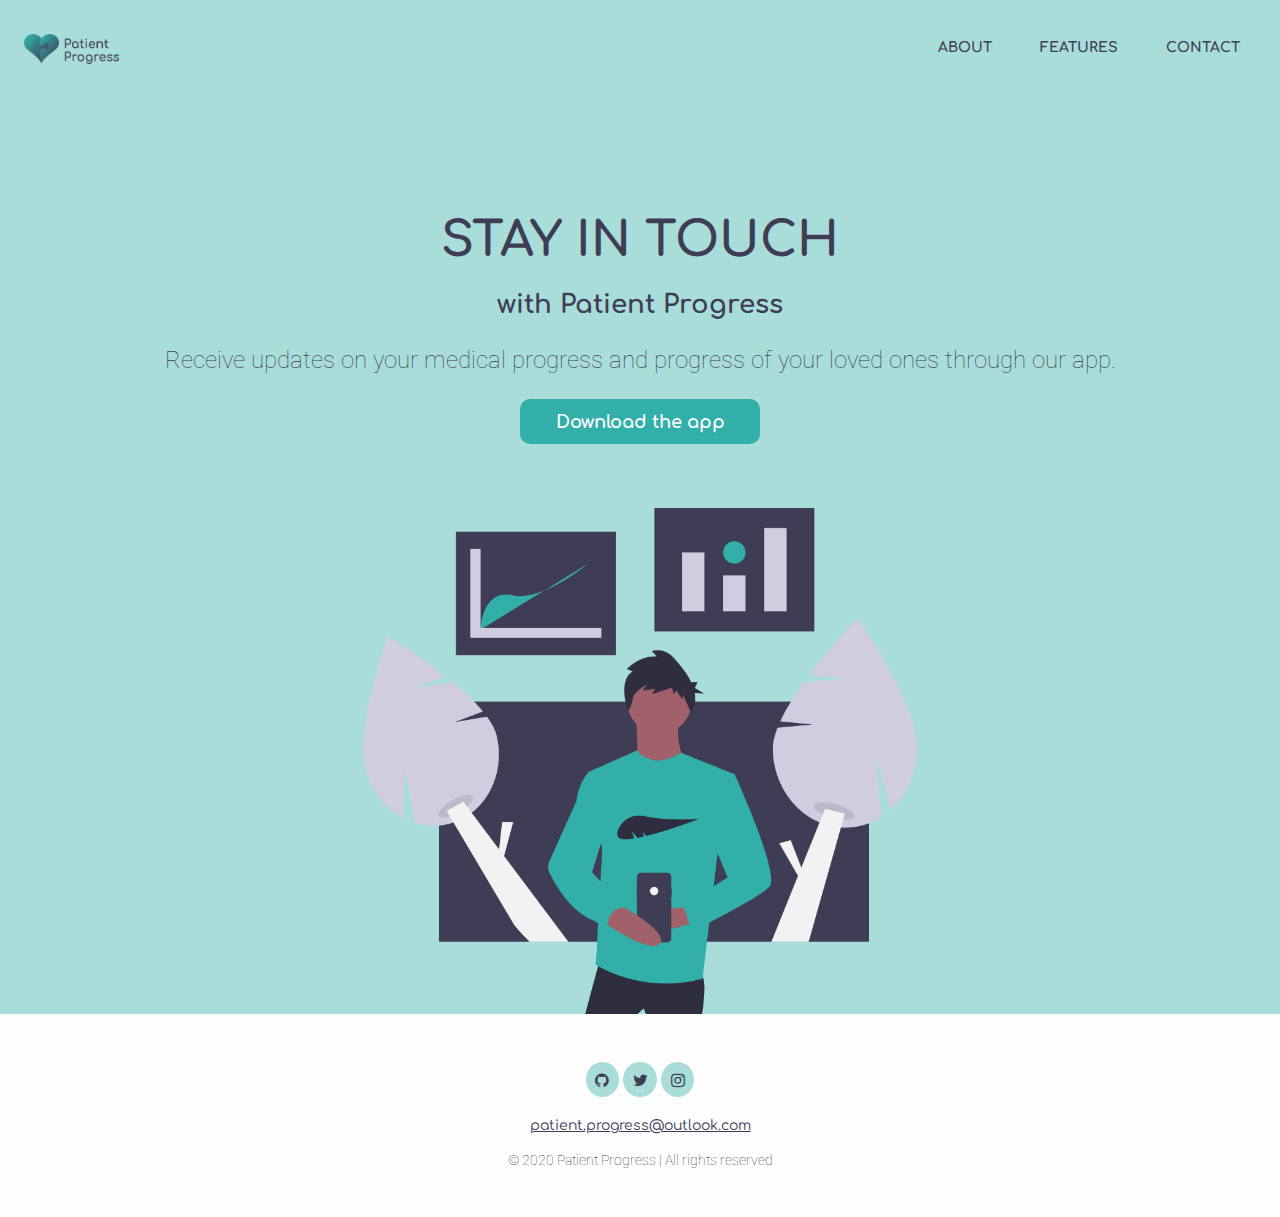
<file: index.html>
<!DOCTYPE html>
<html lang="en">
  <head>
    <meta charset="UTF-8" />
    <meta name="viewport" content="width=device-width, initial-scale=1.0" />

    <!-- font-awesome -->
    <link
      rel="stylesheet"
      href="https://cdnjs.cloudflare.com/ajax/libs/font-awesome/4.7.0/css/font-awesome.min.css"
    />

    <!-- Roboto font -->
    <link
      href="https://fonts.googleapis.com/css2?family=Roboto:wght@300;400;500;700&display=swap"
      rel="stylesheet"
    />

    <!-- Comfortaa font -->
    <link
      href="https://fonts.googleapis.com/css2?family=Comfortaa:wght@300;400;500;600;700&display=swap"
      rel="stylesheet"
    />

    <!-- CSS only -->
    <link
      rel="stylesheet"
      href="https://stackpath.bootstrapcdn.com/bootstrap/4.5.2/css/bootstrap.min.css"
      integrity="sha384-JcKb8q3iqJ61gNV9KGb8thSsNjpSL0n8PARn9HuZOnIxN0hoP+VmmDGMN5t9UJ0Z"
      crossorigin="anonymous"
    />

    <!-- My CSS -->
    <link rel="stylesheet" href="./css/landing.css" />
    <link rel="stylesheet" href="./css/style.css" />
    <link rel="stylesheet" href="css/_variables.css" />

    <title>Patient Progress</title>
  </head>
  <body>
    <!-- ===================== Start Header Area ===============================-->

    <header class="header_area">
      <div class="main-menu">
        <nav class="navbar navbar-expand-lg navbar-light">
          <a class="navbar-brand" href="index.html"
            ><img src="./assets/img/logotransparent.png" height="30" alt="logo"
          /></a>
          <button
            class="navbar-toggler"
            type="button"
            data-toggle="collapse"
            data-target="#navbarNav"
            aria-controls="navbarNav"
            aria-expanded="false"
            aria-label="Toggle navigation"
          >
            <span class="navbar-toggler-icon"> </span>
          </button>
          <div class="collapse navbar-collapse" id="navbarNav">
            <div class="mr-auto"></div>
            <ul class="navbar-nav">
              <li class="nav-item">
                <a class="nav-link" href="about.html">About</a>
              </li>
              <li class="nav-item">
                <a class="nav-link" href="features.html">Features</a>
              </li>
              <li class="nav-item">
                <a class="nav-link" href="contact.html">Contact</a>
              </li>
            </ul>
          </div>
        </nav>
      </div>
    </header>

    <!-- ===================== End header area ===============================-->
    <!-- ===================== Start main area ===============================-->

    <div class="container text-center">
      <div class="column">
        <div class="col-sm-12">
          <h1>STAY IN TOUCH</h1>
          <h4>with Patient Progress</h4>
          <p>
            Receive updates on your medical progress and progress of your loved
            ones through our app.
          </p>
          <button class="btn button primary-button">
            <a href="https://expo.io/@juel07/patient-progress-app"
              >Download the app</a
            >
          </button>
        </div>
        <div class="col-sm-12">
          <img
            class="banner-img"
            src="./assets/img/graphichome.png"
            alt="music-notes"
            height="400"
          />
        </div>
      </div>
    </div>

    <!-- ===================== End main area ===============================-->
    <!-- ===================== Start footer area ===============================-->

    <footer class="bottom-nav text-center">
      <div class="socials">
        <a href="#" class="fa fa-github"></a>
        <a href="#" class="fa fa-twitter"></a>
        <a href="#" class="fa fa-instagram"></a>
      </div>
      <div class="email">
        <a href="mailto:patient.progress@outlook.com"
          >patient.progress@outlook.com</a
        >
      </div>
      <div class="copyright">
        <h6>© 2020 Patient Progress | All rights reserved</h6>
      </div>
    </footer>
    <!-- ===================== End footer area ===============================-->

    <!-- JS, Popper.js, and jQuery -->
    <script
      src="https://code.jquery.com/jquery-3.5.1.slim.min.js"
      integrity="sha384-DfXdz2htPH0lsSSs5nCTpuj/zy4C+OGpamoFVy38MVBnE+IbbVYUew+OrCXaRkfj"
      crossorigin="anonymous"
    ></script>
    <script
      src="https://cdn.jsdelivr.net/npm/popper.js@1.16.1/dist/umd/popper.min.js"
      integrity="sha384-9/reFTGAW83EW2RDu2S0VKaIzap3H66lZH81PoYlFhbGU+6BZp6G7niu735Sk7lN"
      crossorigin="anonymous"
    ></script>
    <script
      src="https://stackpath.bootstrapcdn.com/bootstrap/4.5.2/js/bootstrap.min.js"
      integrity="sha384-B4gt1jrGC7Jh4AgTPSdUtOBvfO8shuf57BaghqFfPlYxofvL8/KUEfYiJOMMV+rV"
      crossorigin="anonymous"
    ></script>
  </body>
</html>
</file>
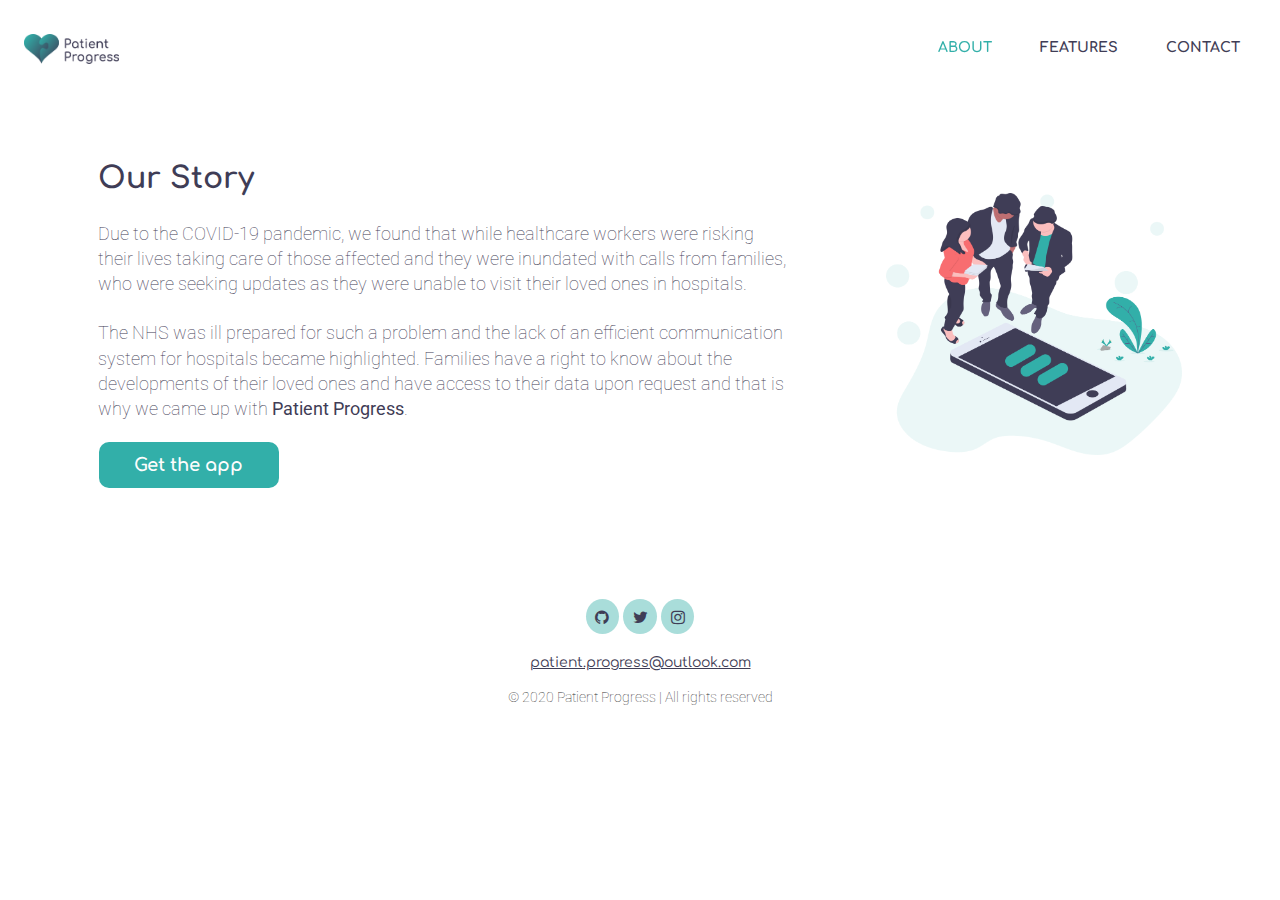
<file: about.html>
<!DOCTYPE html>
<html lang="en">
  <head>
    <meta charset="UTF-8" />
    <meta name="viewport" content="width=device-width, initial-scale=1.0" />
    <!-- font-awesome -->
    <link
      rel="stylesheet"
      href="https://cdnjs.cloudflare.com/ajax/libs/font-awesome/4.7.0/css/font-awesome.min.css"
    />
    <!-- Bootstrap CSS only -->
    <link
      rel="stylesheet"
      href="https://stackpath.bootstrapcdn.com/bootstrap/4.5.2/css/bootstrap.min.css"
      integrity="sha384-JcKb8q3iqJ61gNV9KGb8thSsNjpSL0n8PARn9HuZOnIxN0hoP+VmmDGMN5t9UJ0Z"
      crossorigin="anonymous"
    />

    <!-- Roboto font -->
    <link
      href="https://fonts.googleapis.com/css2?family=Roboto:wght@300;400;500;700&display=swap"
      rel="stylesheet"
    />

    <!-- Comfortaa font -->
    <link
      href="https://fonts.googleapis.com/css2?family=Comfortaa:wght@300;400;500;600;700&display=swap"
      rel="stylesheet"
    />

    <!-- My CSS -->
    <link rel="stylesheet" href="./css/about.css" />
    <link rel="stylesheet" href="./css/style.css" />
    <link rel="stylesheet" href="./css/_variables.css" />
    <title>Our Story</title>
  </head>
  <body>
    <!-- ===================== Start Header Area ===============================-->

    <header class="header_area">
      <div class="main-menu">
        <nav class="navbar navbar-expand-lg navbar-light">
          <a class="navbar-brand" href="index.html"
            ><img src="./assets/img/logotransparent.png" height="30" alt="logo"
          /></a>
          <button
            class="navbar-toggler"
            type="button"
            data-toggle="collapse"
            data-target="#navbarNav"
            aria-controls="navbarNav"
            aria-expanded="false"
            aria-label="Toggle navigation"
          >
            <span class="navbar-toggler-icon"></span>
          </button>
          <div class="collapse navbar-collapse" id="navbarNav">
            <div class="mr-auto"></div>
            <ul class="navbar-nav">
              <li class="nav-item active">
                <a class="nav-link" href="about.html">About</a>
              </li>
              <li class="nav-item">
                <a class="nav-link" href="features.html">Features</a>
              </li>
              <li class="nav-item">
                <a class="nav-link" href="contact.html">Contact</a>
              </li>
            </ul>
          </div>
        </nav>
      </div>
    </header>

    <!-- ===================== End Header Area ===============================-->
    <!-- ===================== Start main area ===============================-->
    
    <main>
      <div class="row">
        <div class="col-lg-7 col-sm-12">
          <h3>Our Story</h3>
          <br />
          <p class="page-para">
            Due to the COVID-19 pandemic, we found that while healthcare workers
            were risking their lives taking care of those affected and they were
            inundated with calls from families, who were seeking updates as they
            were unable to visit their loved ones in hospitals.
          </p>
          <br />
          <p class="page-para">
            The NHS was ill prepared for such a problem and the lack of an
            efficient communication system for hospitals became highlighted.
            Families have a right to know about the developments of their loved
            ones and have access to their data upon request and that is why we
            came up with <strong>Patient Progress</strong>.
          </p>
          <br />
          <button class="btn button secondary-button">
            <a href="https://expo.io/@juel07/patient-progress-app"
              >Get the app
            </a>
          </button>
        </div>
        <div class="col-lg-3 col-sm-12">
          <img
            class="banner-img"
            src="./assets/img/graphicabout.png"
            alt="illustration-our-story"
            height="500"
          />
        </div>
      </div>
    </main>

    <!-- ===================== End main area ===============================-->
    <!-- ===================== Start footer area ===============================-->

    <footer class="text-center">
      <div class="socials">
        <a href="#" class="fa fa-github"></a>
        <a href="#" class="fa fa-twitter"></a>
        <a href="#" class="fa fa-instagram"></a>
      </div>
      <div class="email">
        <a href="mailto:patient.progress@outlook.com"
          >patient.progress@outlook.com</a
        >
      </div>
      <div class="copyright">
        <h6>© 2020 Patient Progress | All rights reserved</h6>
      </div>
    </footer>

        <!-- ===================== End footer area ===============================-->

    <!-- JS, Popper.js, and jQuery -->
    <script
      src="https://code.jquery.com/jquery-3.5.1.slim.min.js"
      integrity="sha384-DfXdz2htPH0lsSSs5nCTpuj/zy4C+OGpamoFVy38MVBnE+IbbVYUew+OrCXaRkfj"
      crossorigin="anonymous"
    ></script>
    <script
      src="https://cdn.jsdelivr.net/npm/popper.js@1.16.1/dist/umd/popper.min.js"
      integrity="sha384-9/reFTGAW83EW2RDu2S0VKaIzap3H66lZH81PoYlFhbGU+6BZp6G7niu735Sk7lN"
      crossorigin="anonymous"
    ></script>
    <script
      src="https://stackpath.bootstrapcdn.com/bootstrap/4.5.2/js/bootstrap.min.js"
      integrity="sha384-B4gt1jrGC7Jh4AgTPSdUtOBvfO8shuf57BaghqFfPlYxofvL8/KUEfYiJOMMV+rV"
      crossorigin="anonymous"
    ></script>
  </body>
</html>
</file>
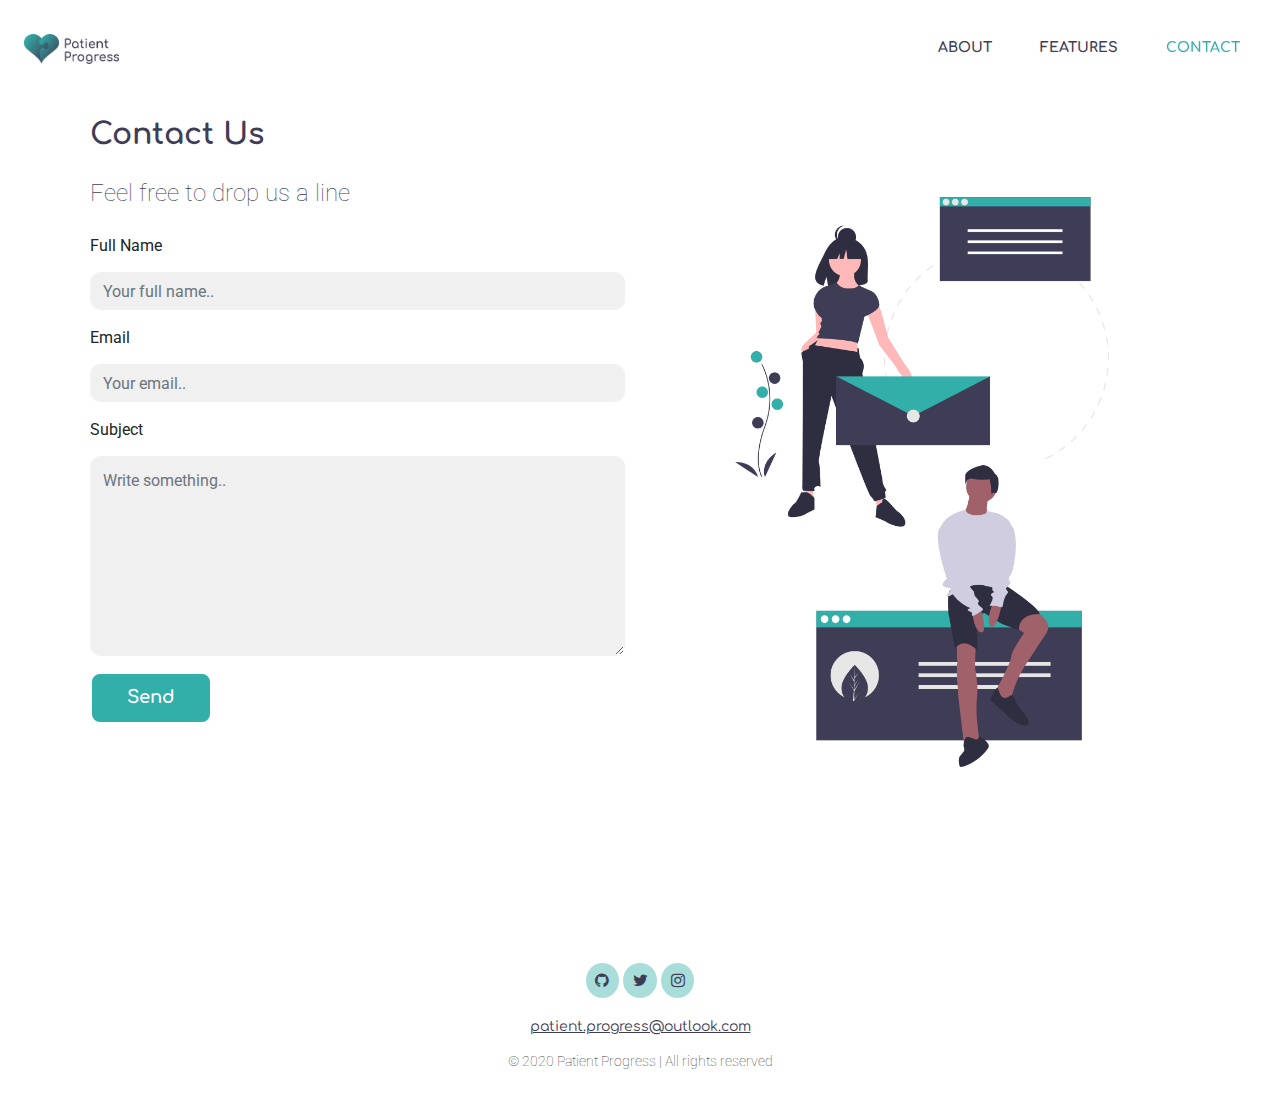
<file: contact.html>
<!DOCTYPE html>
<html lang="en">
  <head>
    <meta charset="UTF-8" />
    <meta name="viewport" content="width=device-width, initial-scale=1.0" />
    <!-- font-awesome -->
    <link
      rel="stylesheet"
      href="https://cdnjs.cloudflare.com/ajax/libs/font-awesome/4.7.0/css/font-awesome.min.css"
    />

    <!-- CSS only -->
    <link
      rel="stylesheet"
      href="https://stackpath.bootstrapcdn.com/bootstrap/4.5.2/css/bootstrap.min.css"
      integrity="sha384-JcKb8q3iqJ61gNV9KGb8thSsNjpSL0n8PARn9HuZOnIxN0hoP+VmmDGMN5t9UJ0Z"
      crossorigin="anonymous"
    />

    <!-- Roboto font -->
    <link
      href="https://fonts.googleapis.com/css2?family=Roboto:wght@300;400;500;700&display=swap"
      rel="stylesheet"
    />

    <!-- Comfortaa font -->
    <link
      href="https://fonts.googleapis.com/css2?family=Comfortaa:wght@300;400;500;600;700&display=swap"
      rel="stylesheet"
    />

    <!-- My CSS -->
    <link rel="stylesheet" href="./css/contact.css" />
    <link rel="stylesheet" href="./css/style.css" />
    <link rel="stylesheet" href="./css/_variables.css" />

    <title>Patient Progress</title>
  </head>
  <body>
    <!-- ===================== Start Header Area ===============================-->

    <header class="header_area">
      <div class="main-menu">
        <nav class="navbar navbar-expand-lg navbar-light">
          <a class="navbar-brand" href="index.html"
            ><img src="./assets/img/logotransparent.png" height="30" alt="logo"
          /></a>
          <button
            class="navbar-toggler"
            type="button"
            data-toggle="collapse"
            data-target="#navbarNav"
            aria-controls="navbarNav"
            aria-expanded="false"
            aria-label="Toggle navigation"
          >
            <span class="navbar-toggler-icon"></span>
          </button>
          <div class="collapse navbar-collapse" id="navbarNav">
            <div class="mr-auto"></div>
            <ul class="navbar-nav">
              <!-- <li class="nav-item active">
                <a class="nav-link" href="#">Home <span class="sr-only">(current)</span></a>
              </li> -->
              <li class="nav-item">
                <a class="nav-link" href="about.html">About</a>
              </li>
              <li class="nav-item">
                <a class="nav-link" href="features.html">Features</a>
              </li>
              <li class="nav-item active">
                <a class="nav-link" href="contact.html">Contact</a>
              </li>
            </ul>
          </div>
        </nav>
      </div>
    </header>

    <!------------------------------------------Contact Us------------------------------------------------>
    <div class="container">
      <div class="row">
        <div class="col-lg-6 col-md-12">
          <h3>Contact Us</h3>
          <p>Feel free to drop us a line</p>
          <!--Form-->
          <div class="container2">
            <form  action=”mailto:patient.progress@outlook.com"
             method=”POST”
             enctype=”multipart/form-data”
             name=”EmailForm”
             class="needs-validation" novalidate>
              <label for="fname">Full Name</label>
              <input
                type="text"
                id="fname"
                name="firstname"
                class="form-control"
                placeholder="Your full name.."
                required
              />

              <label for="email">Email</label>
              <input
                type="email"
                id="email"
                name="email"
                class="form-control"
                placeholder="Your email.."
                required
              />


              <label for="subject">Subject</label>
              <textarea
                id="subject"
                name="subject"
                placeholder="Write something.."
                class="form-control"
                style="height: 200px"
                required
              ></textarea>

              <input type="submit" value="Send" />
            </form>
          </div>
          <!--End Form-->
        </div>
        <div class="col-lg-6 col-md-12 contact-img">
          <img
            class="banner-img"
            src="./assets/img/graphiccontact3.png"
            alt="music-notes"
            height="400"
          />
        </div>
      </div>
    </div>

    <script>
      // Example starter JavaScript for disabling form submissions if there are invalid fields
      (function() {
        'use strict';
        window.addEventListener('load', function() {
          // Fetch all the forms we want to apply custom Bootstrap validation styles to
          var forms = document.getElementsByClassName('needs-validation');
          // Loop over them and prevent submission
          var validation = Array.prototype.filter.call(forms, function(form) {
            form.addEventListener('submit', function(event) {
              if (form.checkValidity() === false) {
                event.preventDefault();
                event.stopPropagation();
              }
              form.classList.add('was-validated');
            }, false);
          });
        }, false);
      })();
      </script>
    <!------------------------------------------End Of Contact Us Form------------------------------------------------>

    <main></main>
    <footer class="text-center">
      <div class="socials">
        <a href="#" class="fa fa-github"></a>
        <a href="#" class="fa fa-twitter"></a>
        <a href="#" class="fa fa-instagram"></a>
      </div>
      <div class="email">
        <a href="mailto:patient.progress@outlook.com"
          >patient.progress@outlook.com</a
        >
      </div>
      <div class="copyright">
        <h6>
          © 2020 Patient Progress | All rights reserved
        </h6>
      </div>
    </footer>
    <!-- JS, Popper.js, and jQuery -->
    <script
      src="https://code.jquery.com/jquery-3.5.1.slim.min.js"
      integrity="sha384-DfXdz2htPH0lsSSs5nCTpuj/zy4C+OGpamoFVy38MVBnE+IbbVYUew+OrCXaRkfj"
      crossorigin="anonymous"
    ></script>
    <script
      src="https://cdn.jsdelivr.net/npm/popper.js@1.16.1/dist/umd/popper.min.js"
      integrity="sha384-9/reFTGAW83EW2RDu2S0VKaIzap3H66lZH81PoYlFhbGU+6BZp6G7niu735Sk7lN"
      crossorigin="anonymous"
    ></script>
    <script
      src="https://stackpath.bootstrapcdn.com/bootstrap/4.5.2/js/bootstrap.min.js"
      integrity="sha384-B4gt1jrGC7Jh4AgTPSdUtOBvfO8shuf57BaghqFfPlYxofvL8/KUEfYiJOMMV+rV"
      crossorigin="anonymous"
    ></script>
  </body>
</html>
</file>
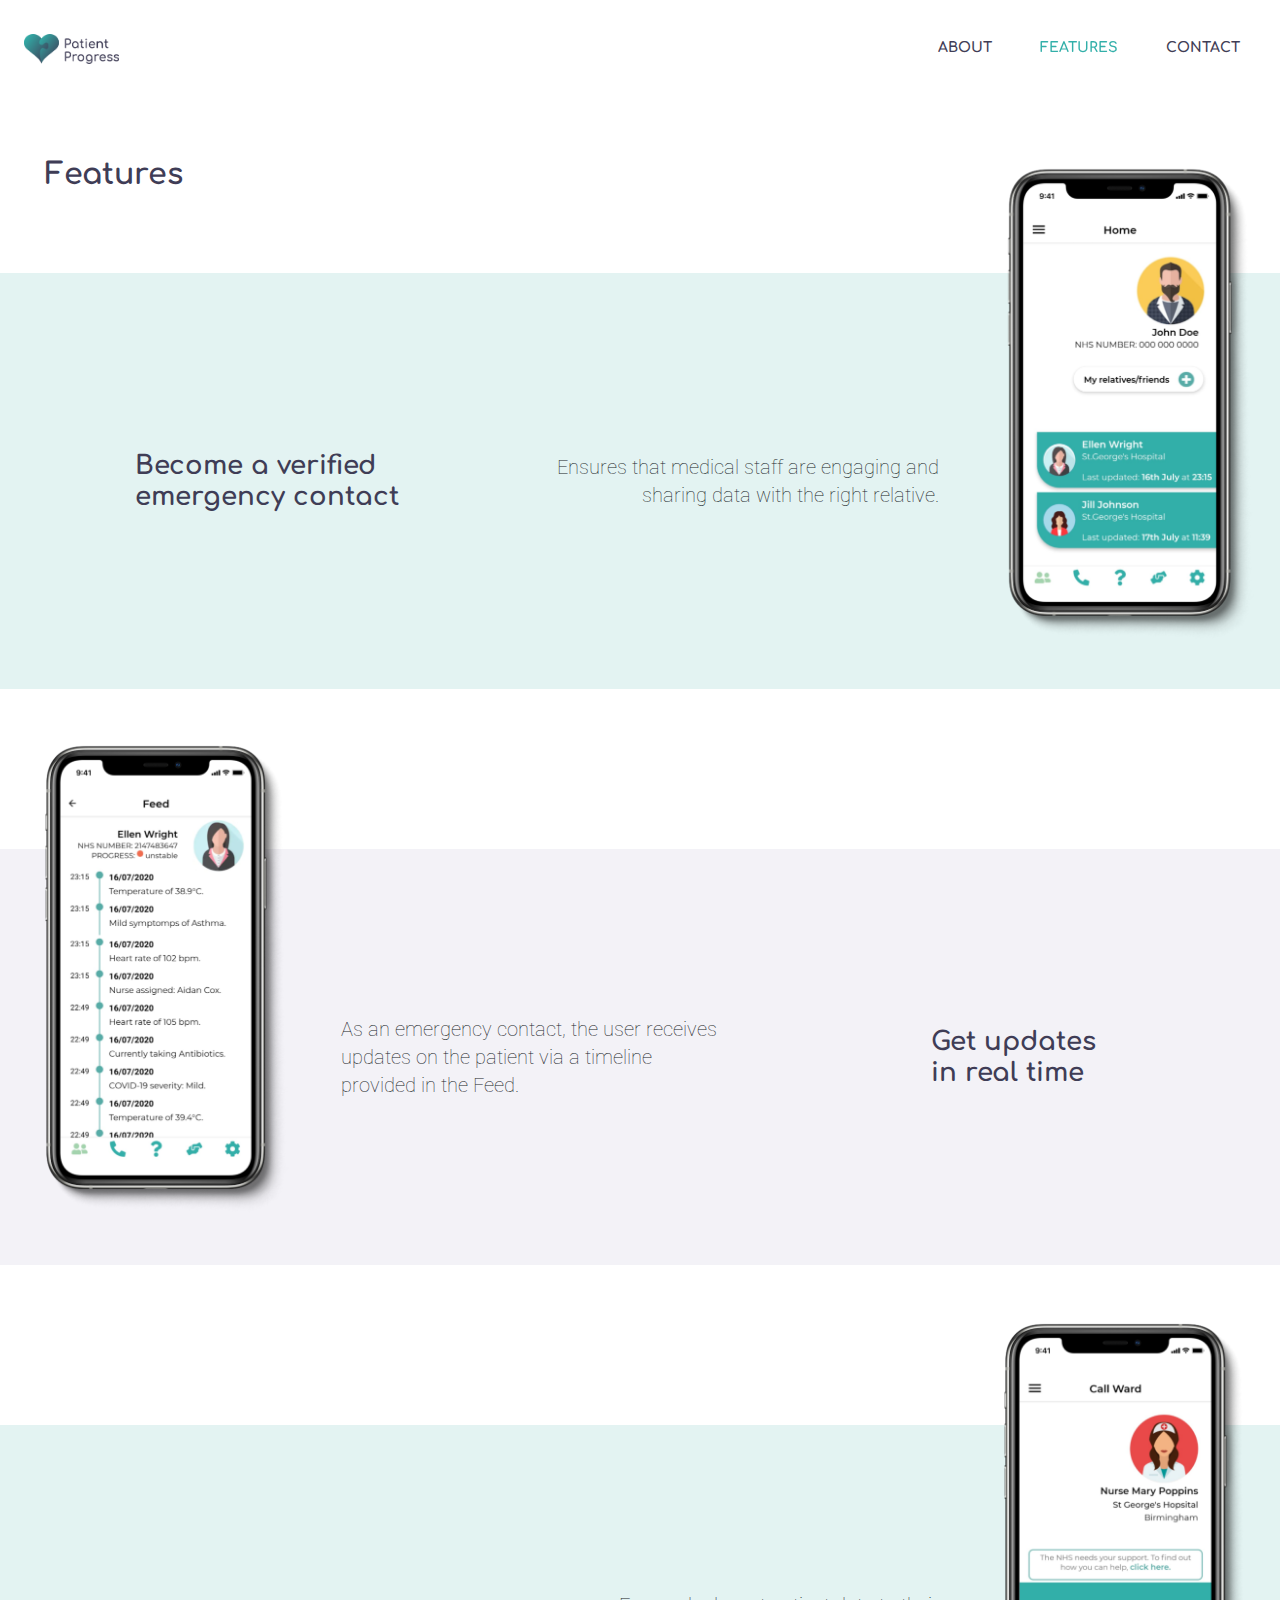
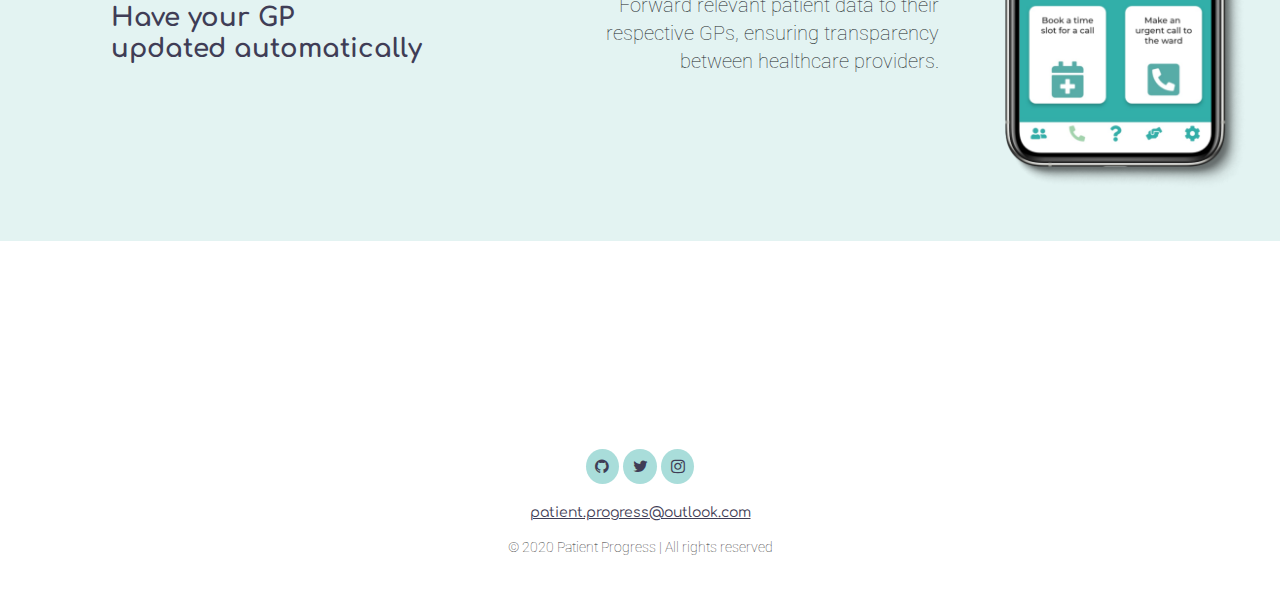
<file: features.html>
<!DOCTYPE html>
<html lang="en">
  <head>
    <meta charset="UTF-8" />
    <meta name="viewport" content="width=device-width, initial-scale=1.0" />
    <!-- font-awesome -->
    <link
      rel="stylesheet"
      href="https://cdnjs.cloudflare.com/ajax/libs/font-awesome/4.7.0/css/font-awesome.min.css"
    />
    <!-- Bootstrap CSS only -->
    <link
      rel="stylesheet"
      href="https://stackpath.bootstrapcdn.com/bootstrap/4.5.2/css/bootstrap.min.css"
      integrity="sha384-JcKb8q3iqJ61gNV9KGb8thSsNjpSL0n8PARn9HuZOnIxN0hoP+VmmDGMN5t9UJ0Z"
      crossorigin="anonymous"
    />

    <!-- Roboto font -->
    <link
      href="https://fonts.googleapis.com/css2?family=Roboto:wght@300;400;500;700&display=swap"
      rel="stylesheet"
    />

    <!-- Comfortaa font -->
    <link
      href="https://fonts.googleapis.com/css2?family=Comfortaa:wght@300;400;500;600;700&display=swap"
      rel="stylesheet"
    />

    <!-- My CSS -->
    <link rel="stylesheet" href="./css/features.css" />
    <link rel="stylesheet" href="./css/style.css" />
    <link rel="stylesheet" href="./css/_variables.css" />
    <title>Features</title>
  </head>
  <body>
    <!-- ===================== Start Header Area ===============================-->

    <header class="header_area">
      <div class="main-menu">
        <nav class="navbar navbar-expand-lg navbar-light">
          <a class="navbar-brand" href="index.html"
            ><img src="./assets/img/logotransparent.png" height="30" alt="logo"
          /></a>
          <button
            class="navbar-toggler"
            type="button"
            data-toggle="collapse"
            data-target="#navbarNav"
            aria-controls="navbarNav"
            aria-expanded="false"
            aria-label="Toggle navigation"
          >
            <span class="navbar-toggler-icon"></span>
          </button>
          <div class="collapse navbar-collapse" id="navbarNav">
            <div class="mr-auto"></div>
            <ul class="navbar-nav">
              <li class="nav-item">
                <a class="nav-link" href="about.html">About</a>
              </li>
              <li class="nav-item active">
                <a class="nav-link" href="features.html">Features</a>
              </li>
              <li class="nav-item">
                <a class="nav-link" href="contact.html">Contact</a>
              </li>
            </ul>
          </div>
        </nav>
      </div>
    </header>
    <!-- ===================== End Header Area ===============================-->
    <!-- ===================== Start main content area ===============================-->

    <div class="main">
      <div class="column">
        <div class="features-heading">
          <h3>Features</h3>
        </div>
        <div class="row">
          <div class="col-lg-5 col-md-12 tag-line">
            <h4>Become a verified <br />emergency contact</h4>
          </div>
          <div
            class="col-lg-4 col-md-12 text-lg-right text-sm-center description"
          >
            <h5>
              Ensures that medical staff are engaging and sharing data with the
              right relative.
            </h5>
          </div>
          <div class="col-lg-3 col-md-12">
            <img
              src="./assets/img/contactphone.png"
              alt="home-page"
              height="500"
              class="features-img"
            />
          </div>
        </div>

        <div class="row">
          <div class="col-lg-3 col-md-12 text-center">
            <img
              src="./assets/img/feedphone.png"
              alt="home-page"
              height="500"
              class="features-img"
            />
          </div>
          <div
            class="col-lg-4 col-md-12 text-lg-left text-sm-center description"
          >
            <h5>
              As an emergency contact, the user receives updates on the patient
              via a timeline provided in the Feed.
            </h5>
          </div>
          <div class="col-lg-5 col-md-12 text-left tag-line">
            <h4>Get updates <br />in real time</h4>
          </div>
        </div>

        <div class="row">
          <div class="col-lg-5 col-md-12 tag-line">
            <h4>Have your GP <br />updated automatically</h4>
          </div>
          <div
            class="col-lg-4 col-md-12 text-lg-right text-sm-center description"
          >
            <h5>
              Forward relevant patient data to their respective GPs, ensuring
              transparency between healthcare providers.
            </h5>
          </div>
          <div class="col-lg-3 col-md-12">
            <img
              src="./assets/img/nursephone.png"
              alt="home-page"
              height="500"
              class="features-img"
            />
          </div>
        </div>
      </div>
    </div>
    <!-- ===================== End main content area ===============================-->
    <!-- ===================== Start footer area ===============================-->

    <footer class="text-center">
      <div class="socials">
        <a href="#" class="fa fa-github"></a>
        <a href="#" class="fa fa-twitter"></a>
        <a href="#" class="fa fa-instagram"></a>
      </div>
      <div class="email">
        <a href="mailto:patient.progress@outlook.com"
          >patient.progress@outlook.com</a
        >
      </div>
      <div class="copyright">
        <h6>© 2020 Patient Progress | All rights reserved</h6>
      </div>
    </footer>
    <!-- ===================== End footer area ===============================-->

    <script></script>
    <!-- JS, Popper.js, and jQuery -->
    <script
      src="https://code.jquery.com/jquery-3.5.1.slim.min.js"
      integrity="sha384-DfXdz2htPH0lsSSs5nCTpuj/zy4C+OGpamoFVy38MVBnE+IbbVYUew+OrCXaRkfj"
      crossorigin="anonymous"
    ></script>
    <script
      src="https://cdn.jsdelivr.net/npm/popper.js@1.16.1/dist/umd/popper.min.js"
      integrity="sha384-9/reFTGAW83EW2RDu2S0VKaIzap3H66lZH81PoYlFhbGU+6BZp6G7niu735Sk7lN"
      crossorigin="anonymous"
    ></script>
    <script
      src="https://stackpath.bootstrapcdn.com/bootstrap/4.5.2/js/bootstrap.min.js"
      integrity="sha384-B4gt1jrGC7Jh4AgTPSdUtOBvfO8shuf57BaghqFfPlYxofvL8/KUEfYiJOMMV+rV"
      crossorigin="anonymous"
    ></script>
  </body>
</html>
</file>
<file: css/landing.css>
/* import css variables*/

@import url(/css/_variables.css);


html {
  width: 100%;
}

body {
  background-color: var(--teal-light);
}

/* Banner starts here */
.column {
  padding: 6em 0 0 0;
}

.banner-img {
  padding: 4em 0 0;
  max-width: 50%;
  height: auto;
}

.container .column .col-sm-12 {
  padding: 0;
  display: flex;
  flex-direction: column;
  justify-content: center;
  align-items: center;
}
/* Banner ends here */

/* Bottom Nav */

.bottom-nav{
  background-color: var(--white);
  width: 100vw;
  height: auto;
}

@media only screen and (max-width: 576px) {
  .column {
    padding: 6em 1em 0 1em;
  }

  .banner-img {
    padding: 4em 0 0 0;
    max-width: 100%;
  }
}
</file>
<file: css/style.css>
* {
  margin: 0;
  padding: 0;
  box-sizing: border-box;
}

/* import css variables*/

@import url(/css/_variables.css);

/* :root {
  --teal-dark: #32afa9;
  --teal-light: #a9ddda;
  --purp: #3f3d56;
  --purple-light: #9693BE;
  --white: #fdfdfd;
  --black: #3333;
  --grey: #333;

  --roboto: "Roboto", sans-serif;
  --comfortaa: "Comfortaa", cursive;
} */

/* global classes start here*/
main {
  padding: 4em 4em;
  /* background: var(--teal-dark); */
}

button {
  outline: none !important;
  box-shadow: none !important;
  border: 2px solid var(--teal-dark);
}

h1 {
  font: normal bold 48px/120% var(--comfortaa);
  color: var(--purp);
  margin: 0;
  padding: 0.4em 0;
}

h2 {
  font: normal 600 40px/120% var(--comfortaa);
  color: var(--purp);
  margin: 0;
}

h3 {
  font: normal bold 30px/120% var(--comfortaa);
  color: var(--purp);
  margin: 0;
}

p {
  font: normal lighter 24px/140% var(--roboto);
  color: var(--purp);
  padding: 1em 0 1em 0;
  margin: 0;
}

a{ 
  text-decoration: none;
  outline: none;
}

h4 {
  font: normal bold 26px/120% var(--comfortaa);
  color: var(--purp);
  margin: 0;
}

h5 {
  font: normal lighter 20px/140% var(--roboto);
  margin: 0
} 

footer {
  padding: 2em;
}

h6 {
  font: normal lighter 14px/140% var(--roboto);
  color: #333;
  padding: 1em;
  margin: 0;
}

.banner-img {
  -webkit-animation: fadein 2s; /* Safari, Chrome and Opera > 12.1 */
       -moz-animation: fadein 2s; /* Firefox < 16 */
        -ms-animation: fadein 2s; /* Internet Explorer */
         -o-animation: fadein 2s; /* Opera < 12.1 */
            animation: fadein 2s;
}

@keyframes fadein {
    from { opacity: 0; }
    to   { opacity: 1; }
}

/* Firefox < 16 */
@-moz-keyframes fadein {
    from { opacity: 0; }
    to   { opacity: 1; }
}

/* Safari, Chrome and Opera > 12.1 */
@-webkit-keyframes fadein {
    from { opacity: 0; }
    to   { opacity: 1; }
}

/* Internet Explorer */
@-ms-keyframes fadein {
    from { opacity: 0; }
    to   { opacity: 1; }
}

/* Opera < 12.1 */
@-o-keyframes fadein {
    from { opacity: 0; }
    to   { opacity: 1; }

}


/* global classes end here */

/* common classes start */

/* start Nav CSS */

.header_area .main-menu .navbar .navbar-brand {
  padding: 0 1.7rem;
  margin: 0;
}

.header_area .main-menu .navbar {
  padding: 1rem 1rem;
}

.header_area .main-menu .nav-item .nav-link {
  font: bolder 14px/120% var(--comfortaa);
  text-transform: uppercase;
  color: var(--purp);
}

.header_area .main-menu .navbar-nav .active a {
  background: var(--teal-dark);
  -webkit-background-clip: text;
  -webkit-text-fill-color: transparent;
  background-clip: text;
}

.header_area .main-menu .navbar-nav a:hover {
  background: var(--teal-dark);
  -webkit-background-clip: text;
  -webkit-text-fill-color: transparent;
  background-clip: text;
}

.header_area .main-menu .nav-item  {
  padding: 1em;
}

.navbar-toggler {
  border: none !important;
}

/* End nav css */

.btn {
  padding: 0.5em 0;
}

.btn a {
  background-color: var(--teal-dark);
  color: var(--white);
  padding: 0.8rem 2.2rem;
  border-radius: 10px;
  font: normal bold 18px/120% var(--comfortaa);
}

.btn a:hover {
  text-decoration: none;
  filter: opacity(0.8);
}

.page-para {
  font: normal lighter 18px/140% var(--roboto);
  padding: 0;
  margin: 0;
}

.socials {
  padding: 1em 0.5em;
  /* background-color: violet; */
}

.socials .fa {
  padding: 0.6em;
  /* font-size: 2em; */
  text-align: center;
  text-decoration: none;
  border-radius: 50%;
  color: var(--purp);
  background-color: var(--teal-light);
}

.socials .fa:hover {
  opacity: 0.7;
  color: var(--white);
  outline: none;
  text-decoration: none;
}

.email a{
  text-decoration: underline;
  font: normal 14px/120% var(--comfortaa);
  color: var(--purp);
}

.header_area .main-menu .navbar {
  padding: 1rem 1rem;
  /* background-color: salmon; */
  text-align: right;
  border: 2px 
}

.header_area .main-menu .navbar .navbar-brand {
  padding: 0 0.5rem;
}

/*  common classes end */

@media only screen and (max-width: 768px) {
  main {
    padding: 2em 4em;
    /* background: var(--teal-dark); */
  }
  
  button {
    border: 2px solid var(--teal-dark);
  }
  
  h1 {
    font: normal bold 30px/120% var(--comfortaa);
    padding: 0.4em 0;
    margin: 0
  }
  
  h2 {
    font: normal 600 26px/120% var(--comfortaa);
    color: var(--purp);
    margin: 0;
  }
  
  h3 {
    font: normal bold 24px/120% var(--comfortaa);
    color: var(--purp);
    margin: 0;
  }
  
  p {
    font: normal lighter 14px/140% var(--roboto);
    padding: 1em 0 1em 0;
    margin: 0;
  }
  
  h4 {
    font: normal bold 18px/120% var(--comfortaa);
    margin: 0;
  }
  
  h5 {
    font: normal lighter 16px/140% var(--roboto);
    margin: 0
  } 
  
  footer {
    padding: 1.5em;
  }
  
  h6 {
    font: normal lighter 14px/140% var(--roboto);
    color: #333;
    padding: 1em;
    margin: 0;
  }

  .btn a {
     padding: 0.8rem 2.2rem;
    border-radius: 10px;
    font: normal bold 15px/120% var(--comfortaa);
  }

  .page-para {
    font: normal lighter 14px/140% var(--roboto);
    padding: 0;
    margin: 0;
  }
  
  .socials {
    padding: 1em 0.5em;
    /* background-color: violet; */
  }
  
  .socials .fa {
    padding: 0.4em;
    /* font-size: 2em; */
    text-align: center;
    text-decoration: none;
    border-radius: 50%;
    color: var(--purp);
    background-color: var(--teal-light);
  }
  
  .socials .fa:hover {
    opacity: 0.7;
    color: var(--white);
    outline: none;
    text-decoration: none;
  }
  
  .email a{
    font: normal 13px/120% var(--comfortaa);
  }

  .header_area .main-menu .navbar .navbar-brand {
    padding: 0 0.5rem;
  }
  
  .header_area .main-menu .navbar .navbar-toggler-icon {
    border-color: var(--purp);
  }

  .header_area .main-menu .nav-item .nav-link {
    font: bolder 12px/120% var(--comfortaa);
  }
  
  .header_area .main-menu .navbar-nav a:hover {
    background: var(--teal-dark);
    -webkit-background-clip: text;
    -webkit-text-fill-color: transparent;
    background-clip: text;
  }
  
  .header_area .main-menu .nav-item  {
    padding: 1em;
  }

  
}
</file>
<file: css/_variables.css>
:root {
  --teal-dark: #32afa9;
  --teal-light: #a9ddda;
  --purp: #3f3d56;
  --purple-light: #9693BE;
  --white: #fdfdfd;
  --black: #3333;
  --grey: #333;

  /* font family vars */
  --roboto: "Roboto", sans-serif;
  --comfortaa: "Comfortaa", cursive;
}
</file>
<file: css/about.css>
/* import css variables*/

@import url(/css/_variables.css);

html,
body {
  width: 100%;
}

/* Main content starts here */

main .row {
  display: flex;
  flex-direction: row;
  justify-content: space-around;
  align-items: center;
  padding: 0;
}

main .row .col-lg-3 {
  display: flex;
  flex-direction: column;
  justify-content: center;
  align-items: center;
  padding: 0;
}

main .row .col-lg-7 {
  padding: 0;
}

.banner-img {
  max-width: 100%;
  height: auto;
}

@media only screen and (max-width: 578px) {
  main .row .col-lg-3 {
    margin: 3em 0;
  }
}
</file>
<file: css/contact.css>
@import url(./_variables.css);

/* nav bar starts here */

.header_area .main-menu .navbar .navbar-brand {
  padding: 0 1.7rem;
  margin: 0;
}

.header_area .main-menu .navbar {
  padding: 1rem 1rem;
}

.header_area .main-menu .nav-item .nav-link {
  font: bolder 14px/120% var(--comfortaa);
  text-transform: uppercase;
  color: var(--purp);
}

.header_area .main-menu .navbar-nav .active a {
  background: var(--teal-dark);
  -webkit-background-clip: text;
  -webkit-text-fill-color: transparent;
  background-clip: text;
}

.header_area .main-menu .navbar-nav a:hover {
  background: var(--teal-dark);
  -webkit-background-clip: text;
  -webkit-text-fill-color: transparent;
  background-clip: text;
}

.header_area .main-menu .nav-item {
  padding: 1em;
}

.navbar-toggler {
  border: none !important;
}

/*  End Navigation */

/*Contact Form*/

/* Style inputs with type="text", select elements and textareas */
input[type="text"],input[type="email"],
select,
textarea {
  width: 100%; /* Full width */
  padding: 12px; /* Some padding */
  border: 1px solid #f0f0f0; /* Gray border */
  border-radius: 10px; /* Rounded borders */
  box-sizing: border-box; /* Make sure that padding and width stays in place */
  margin-top: 6px; /* Add a top margin */
  margin-bottom: 16px; /* Bottom margin */
  resize: vertical; /* Allow the user to vertically resize the textarea (not horizontally) */
  background-color: #f0f0f0;
  outline: none!important;
}

.form-control{
  width: 100%; /* Full width */
  padding: 12px; /* Some padding */
  border: 1px solid #f0f0f0; /* Gray border */
  border-radius: 10px; /* Rounded borders */
  box-sizing: border-box; /* Make sure that padding and width stays in place */
  margin-top: 6px; /* Add a top margin */
  margin-bottom: 16px; /* Bottom margin */
  resize: vertical; /* Allow the user to vertically resize the textarea (not horizontally) */
  background-color: #f0f0f0;
  outline: none!important;
}

/* Style the submit button with a specific background color etc */
input[type="submit"] {
  background-color: var(--teal-dark);
  color: var(--white);
  padding: 0.8rem 2.2rem;
  border: 2px solid;
  border-radius: 10px;
  cursor: pointer;
  font: normal bold 18px/120% var(--comfortaa);
}

/* When moving the mouse over the submit button, add a darker green color */
input[type="submit"]:hover {
  text-decoration: none;
  filter: opacity(0.8);
}

input[type="text"]:focus,input[type="email"]:focus, textarea:focus  {
  border: 2px solid #3333;
  border-radius: 10px;
}

/* Add a background color and some padding around the form */
.container{
  border-radius: 5px;
  /*background-color: #f2f2f2; */
  padding: 20px;
  align-items: flex-start;
}

.banner-img {
    max-width:70%;
    height:auto;
    padding: 5em 0 0;
    margin-left: 5em;
}

/*End Contact Form*/
</file>
<file: css/features.css>
/* import css variables*/

@import url(/css/_variables.css);

html,
body {
  width: 100%;
}

.main .column .row {
  background-color: #e3f3f2;
  position: relative;
  margin: 5em 0 10em 0;
}

.main .column .row:nth-child(3) {
  background-color: #f3f2f7;
}

.main .column h3 {
  padding: 2em 0 0 1.5em;
}

.main .column .row .col-lg-5 {
  /* background-color: palegoldenrod; */
  display: flex;
  flex-direction: column;
  justify-content: center;
  align-items: center;
  padding: 0;
}

.main .column .row .col-lg-4 {
  /* background-color: salmon; */
  padding: 0;
  display: flex;
  flex-direction: column;
  justify-content: center;
  align-items: center;
}

.main .column .row .col-lg-3 {
  /* background-color: pink; */
  z-index: 0;
  display: flex;
  flex-direction: column;
  justify-content: center;
  align-items: center;
  padding: 13em 0;
  text-align: center;
}

h5 {
  padding: 5%;
}

.main .column .row .col-lg-3 img {
  z-index: 10;
  position: absolute;
  top: -30%;
  max-width: 100%;
  /* max-height: 100%; */
  -webkit-animation: fadein 2s; /* Safari, Chrome and Opera > 12.1 */
  -moz-animation: fadein 2s; /* Firefox < 16 */
  -ms-animation: fadein 2s; /* Internet Explorer */
  -o-animation: fadein 2s; /* Opera < 12.1 */
  animation: fadein 2s;
}

@keyframes fadein {
  from {
    opacity: 0;
  }
  to {
    opacity: 1;
  }
}

/* Firefox < 16 */
@-moz-keyframes fadein {
  from {
    opacity: 0;
  }
  to {
    opacity: 1;
  }
}

/* Safari, Chrome and Opera > 12.1 */
@-webkit-keyframes fadein {
  from {
    opacity: 0;
  }
  to {
    opacity: 1;
  }
}

/* Internet Explorer */
@-ms-keyframes fadein {
  from {
    opacity: 0;
  }
  to {
    opacity: 1;
  }
}

/* Opera < 12.1 */
@-o-keyframes fadein {
  from {
    opacity: 0;
  }
  to {
    opacity: 1;
  }
}

@media only screen and (max-width: 768px) {
  .main .column h3 {
    padding: 2em 1.5em;
  }
  
  .main .column .row {
    display: flex;
    flex-direction: column;
  }

  h4,
  h5 {
    text-align: center;
  }

  .main .column .row .col-lg-3 {
    padding: 12em 0;
    text-align: center;
    order: 1;
  }

  .main .column .row .col-lg-4 {
    order: 3;
  }

  .main .column .row .col-lg-5 {
    order: 2;
  }
}
</file>
